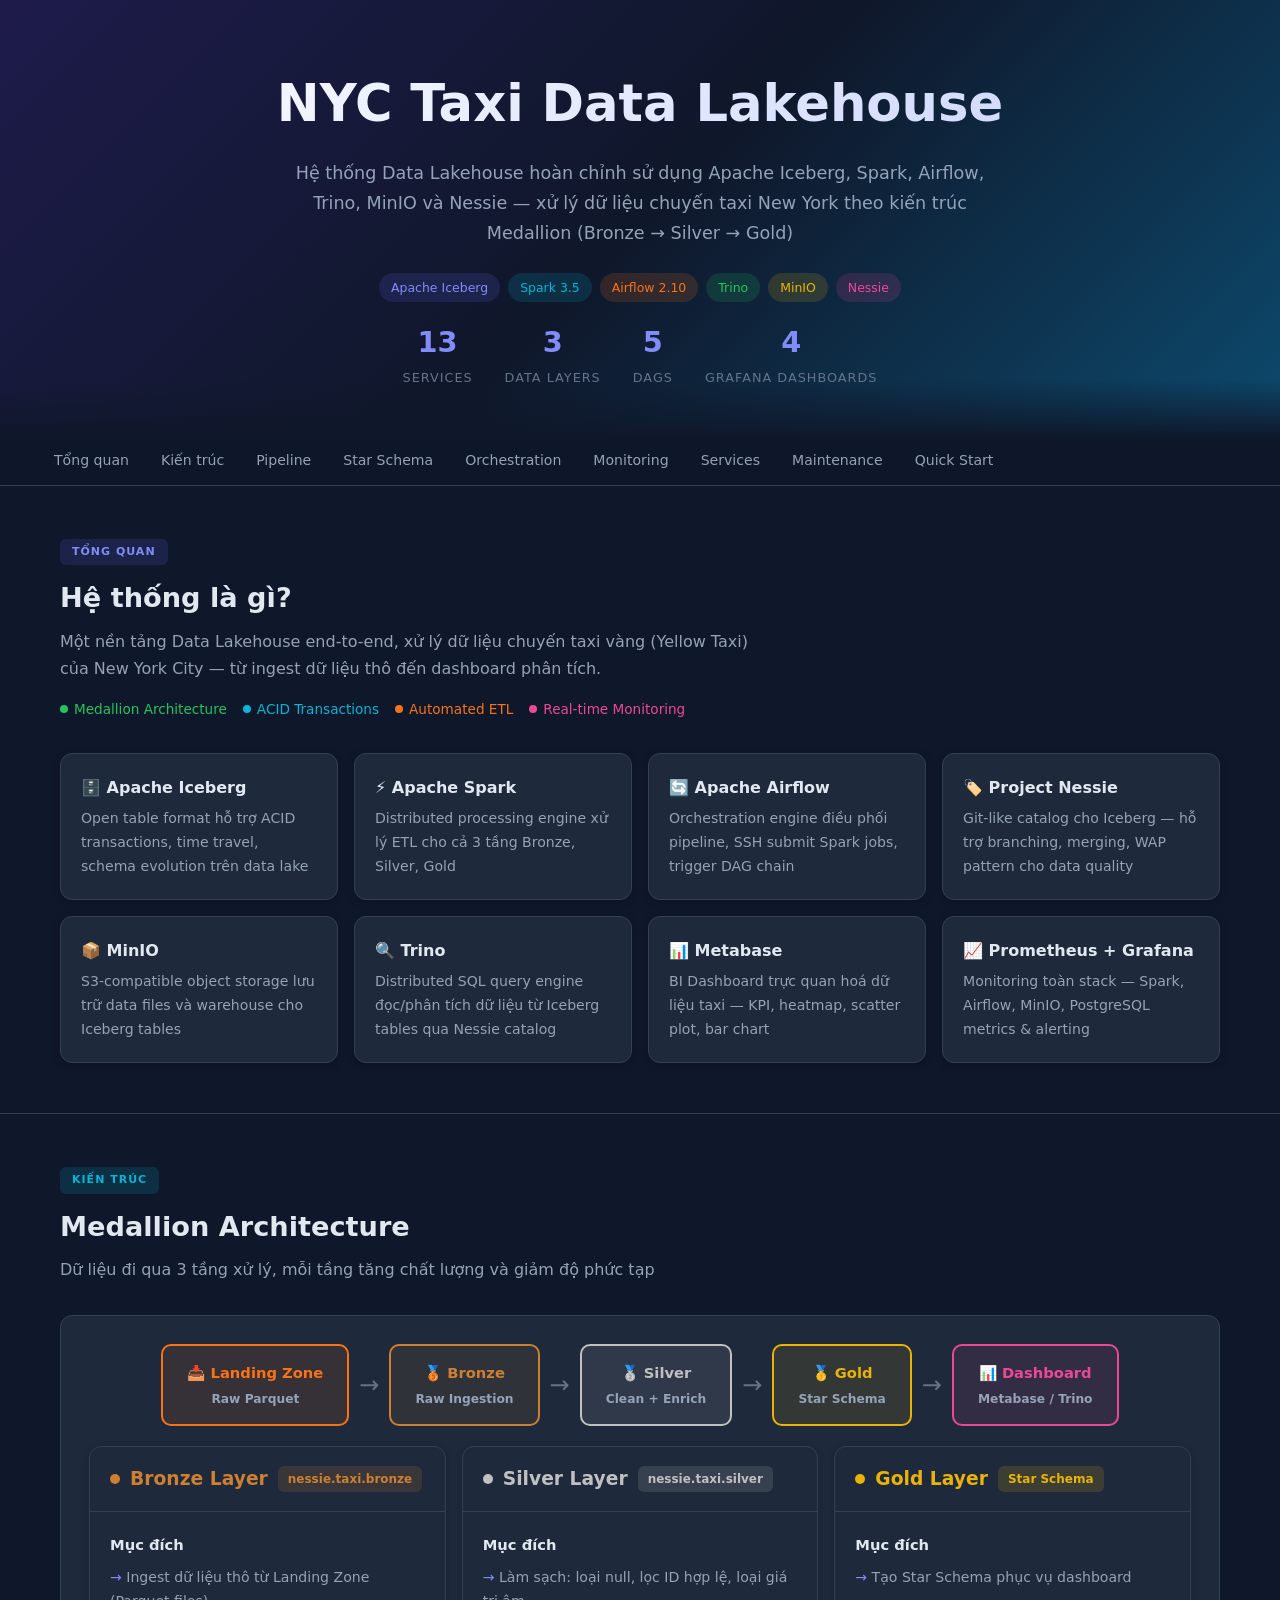
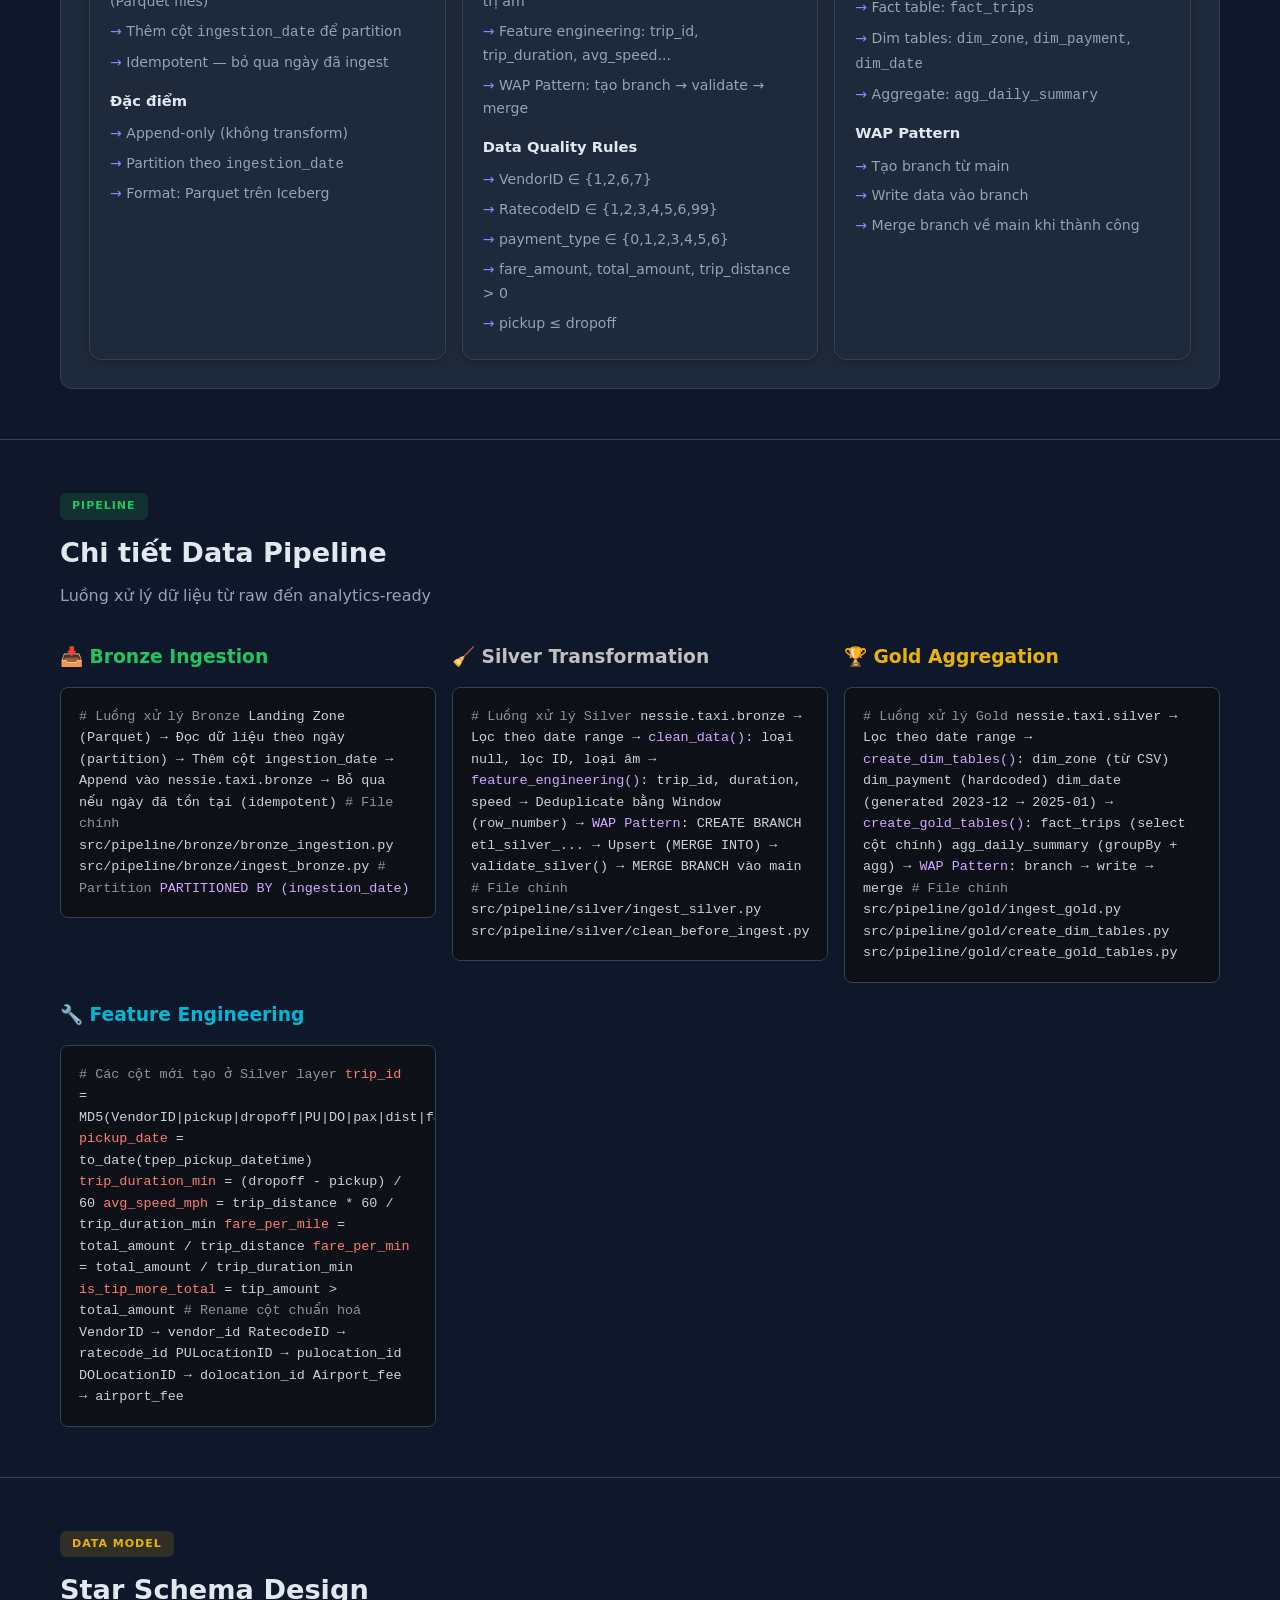
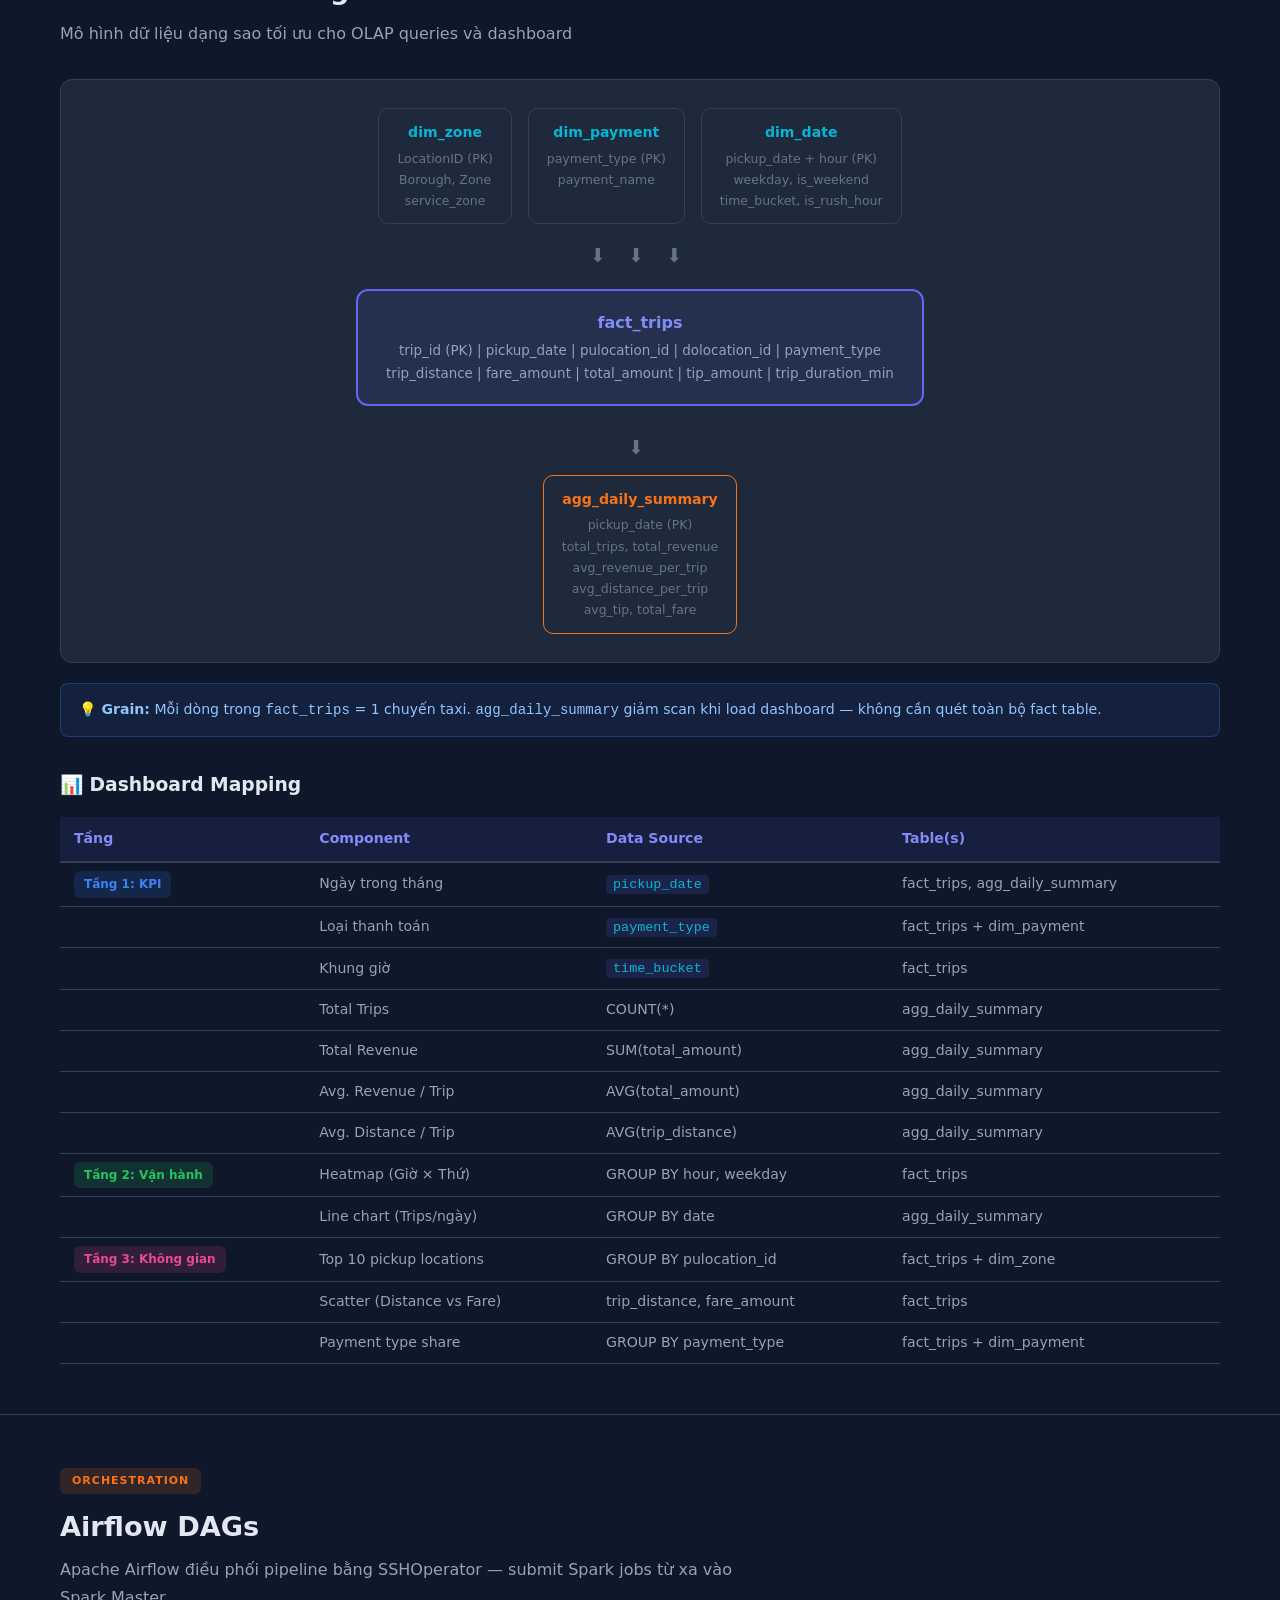
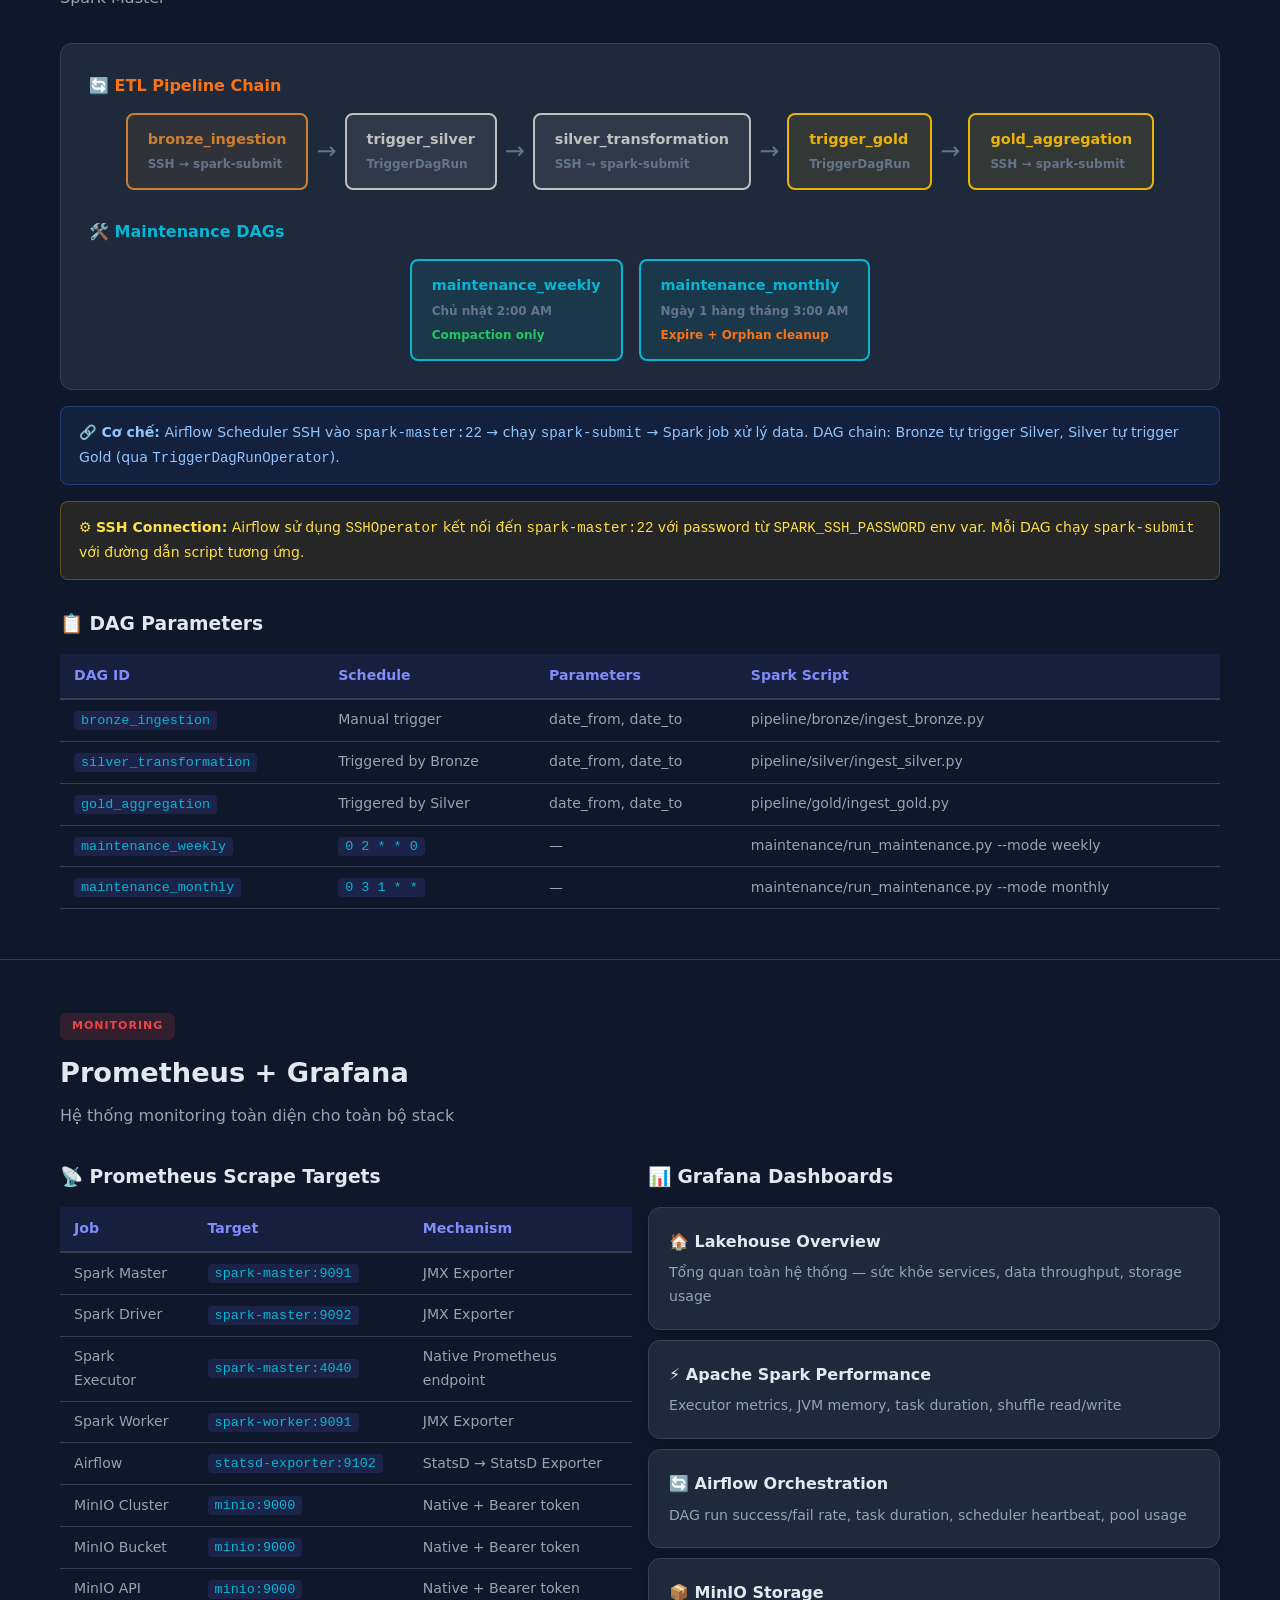
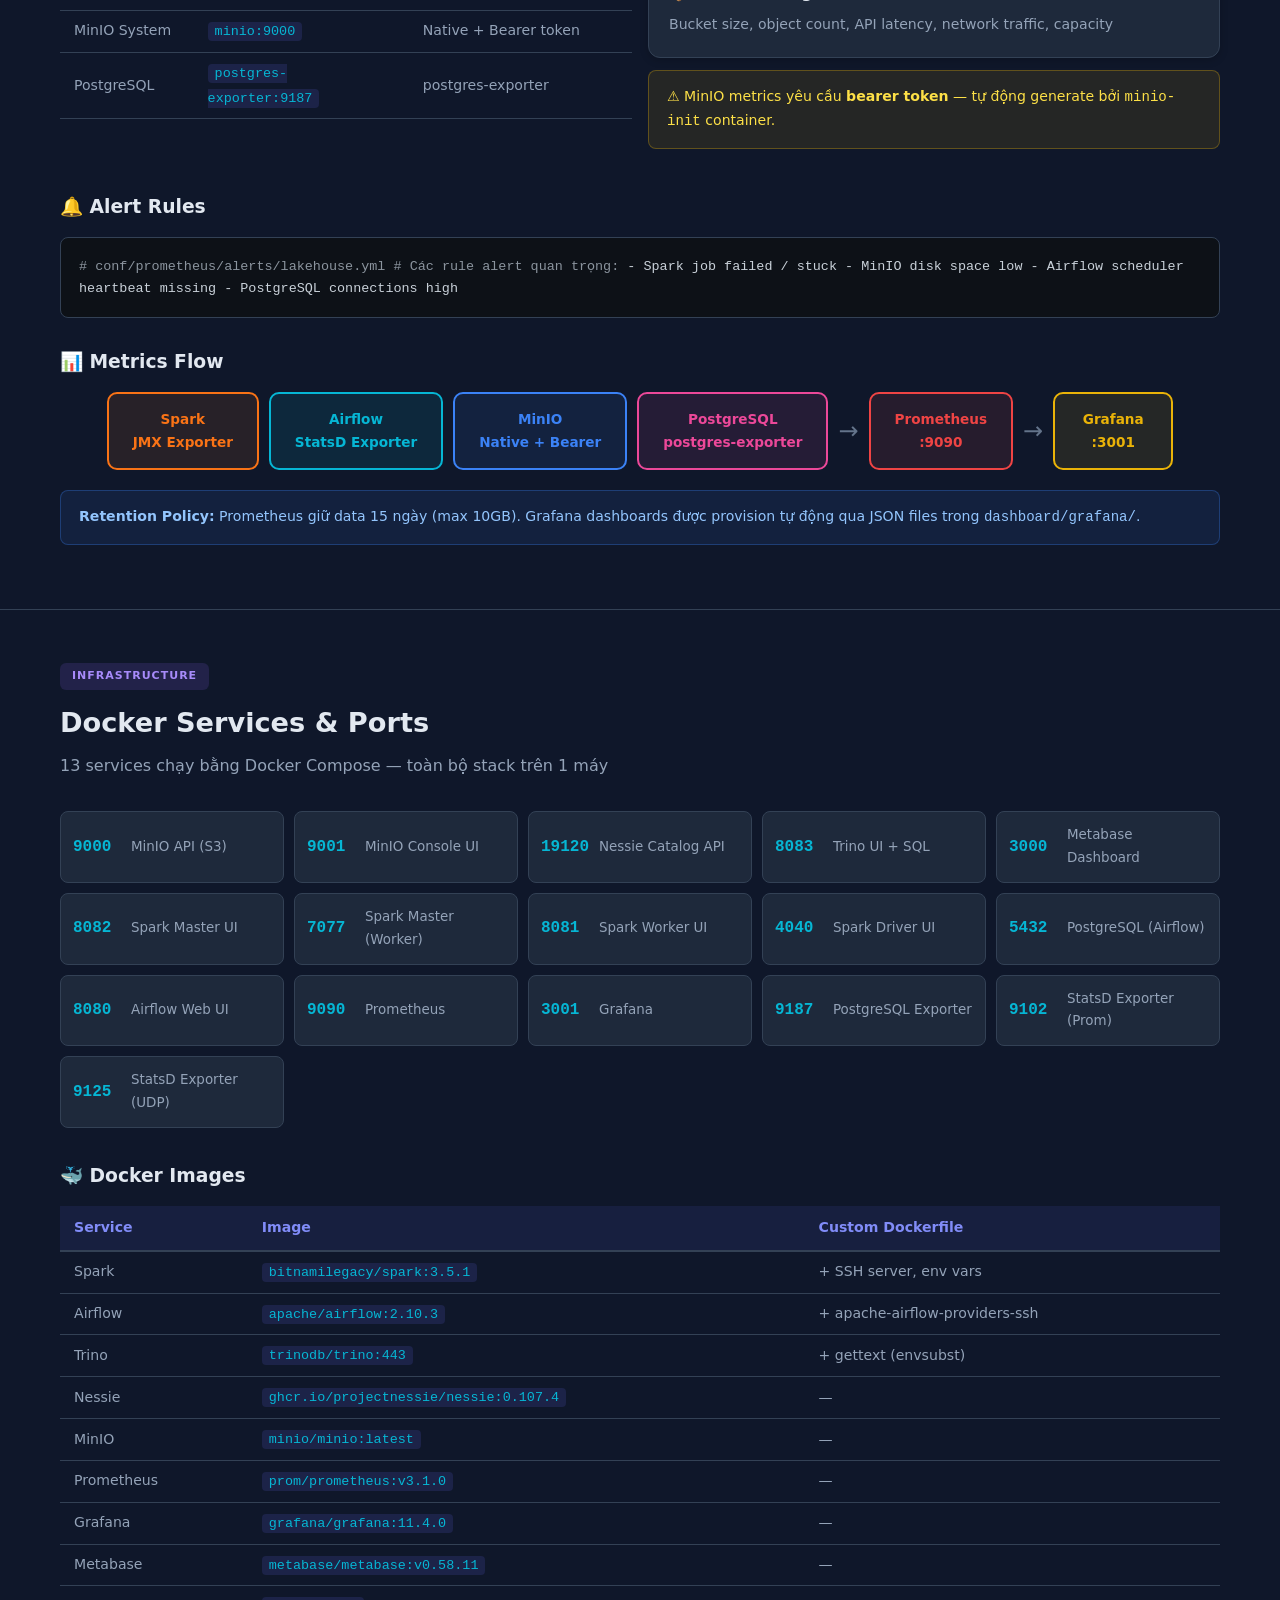
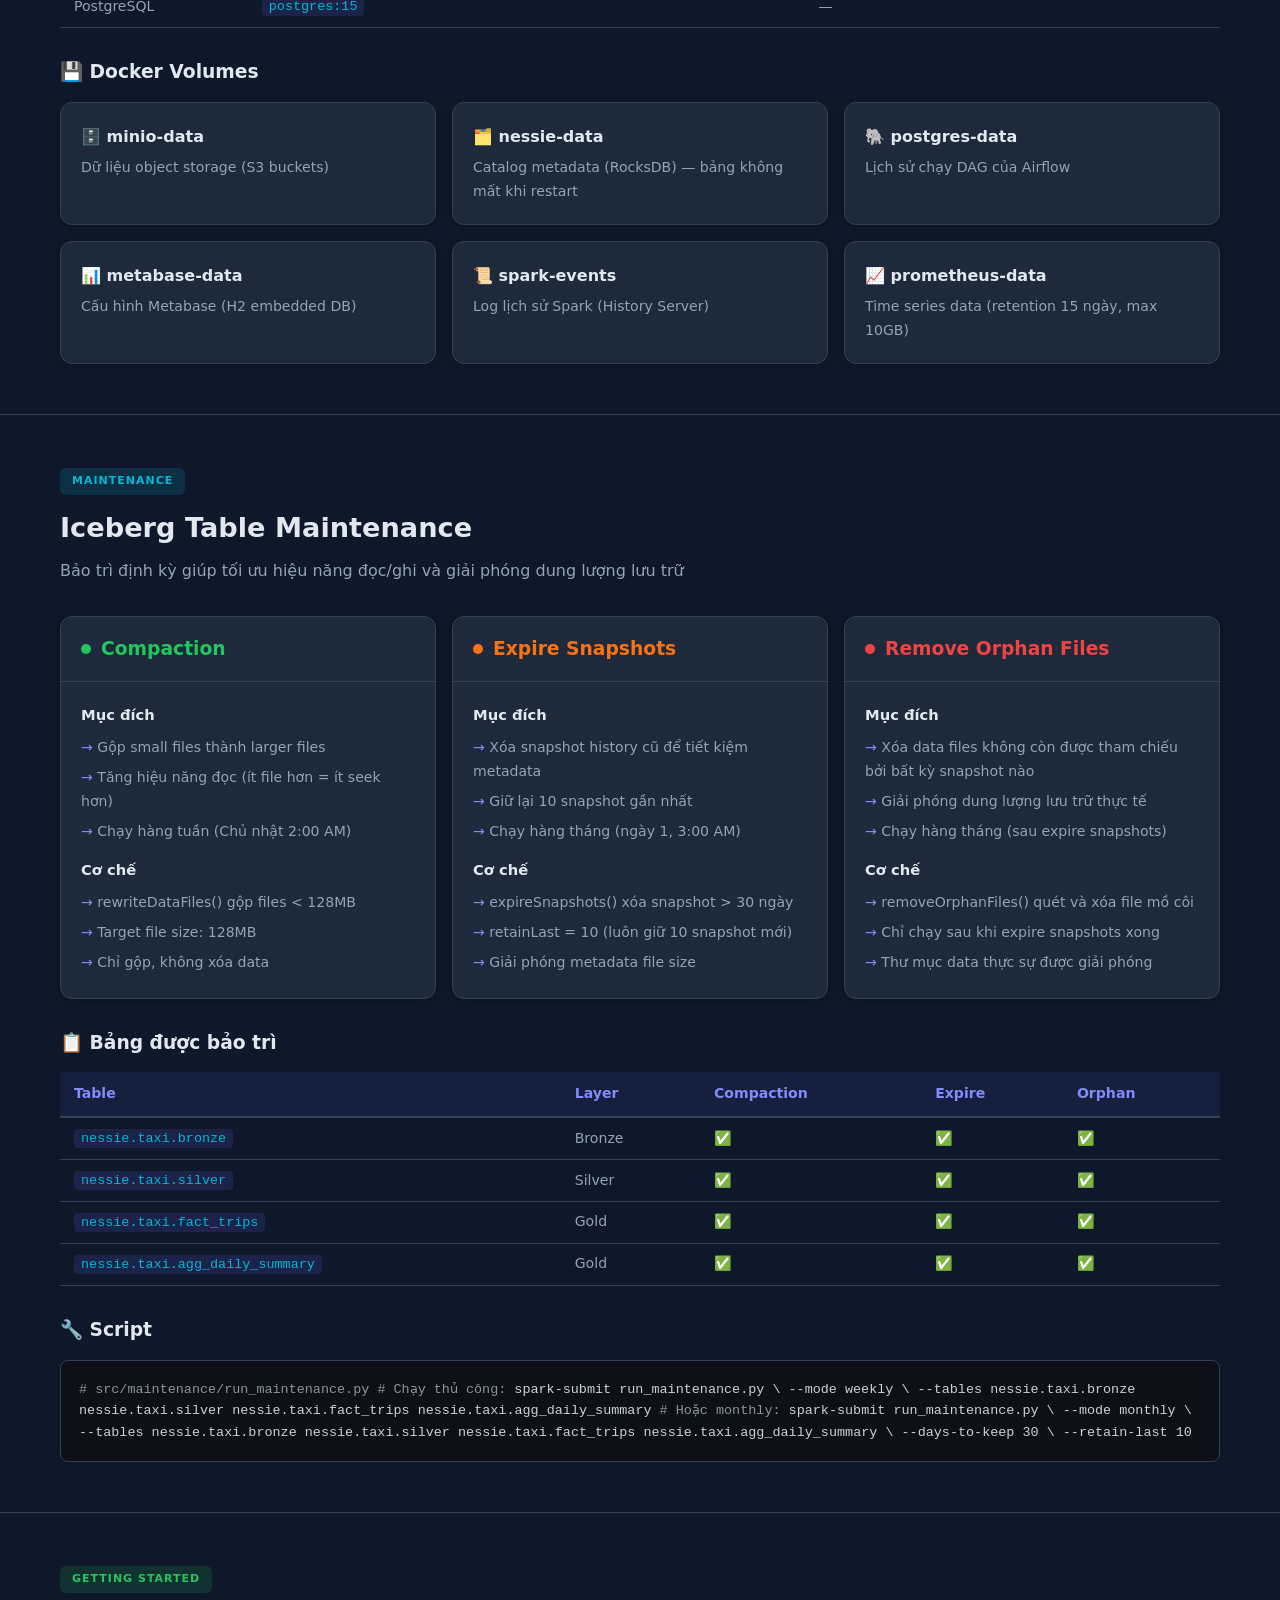
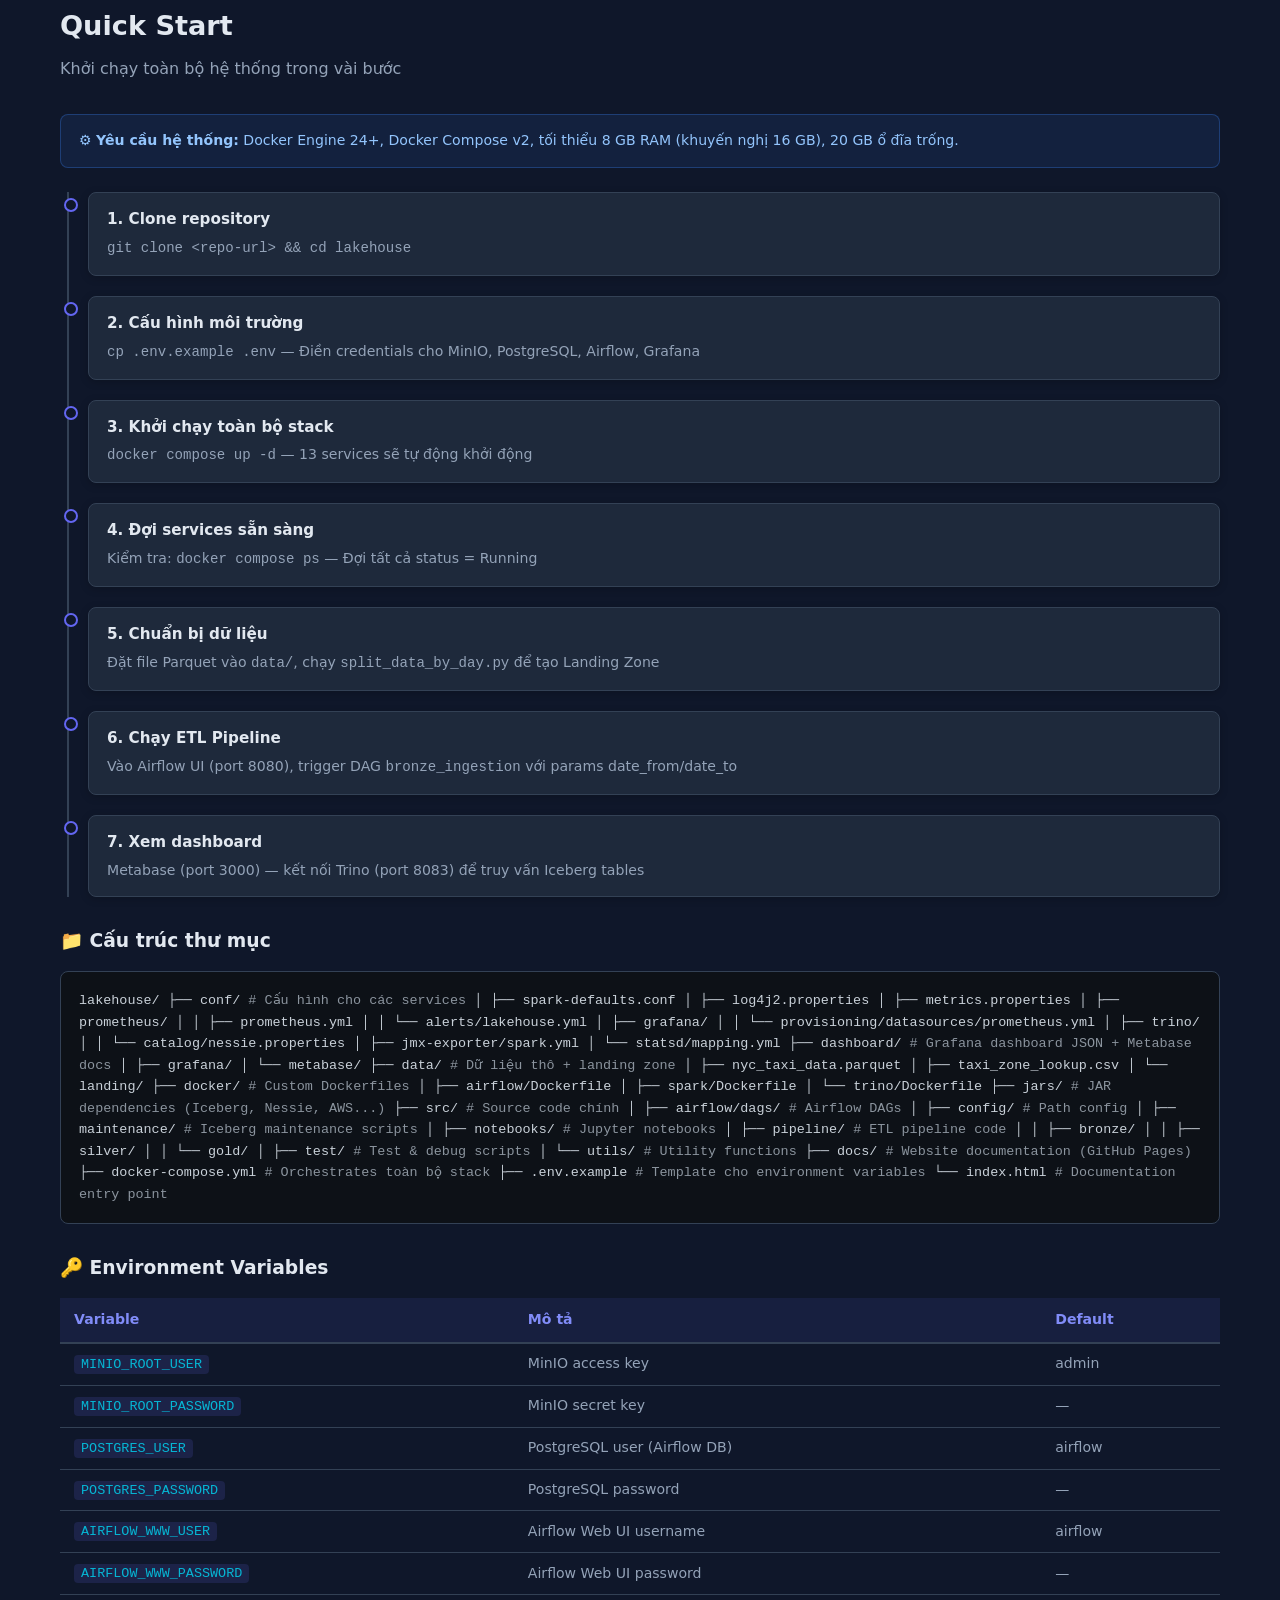
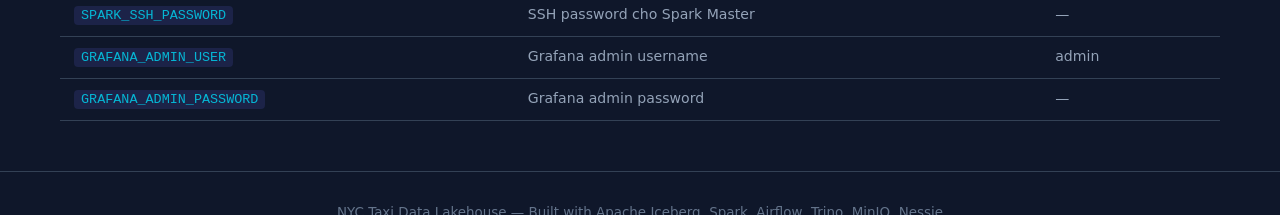
<file: index.html>
<!DOCTYPE html>
<html lang="vi">
<head>
<meta charset="UTF-8">
<meta name="viewport" content="width=device-width, initial-scale=1.0">
<title>NYC Taxi Data Lakehouse - System Documentation</title>
<link rel="stylesheet" href="docs/style.css">
<style>html{scroll-behavior:smooth}</style>
</head>
<body>

<!-- Hero -->
<section class="hero">
<h1>NYC Taxi Data Lakehouse</h1>
<p>Hệ thống Data Lakehouse hoàn chỉnh sử dụng Apache Iceberg, Spark, Airflow, Trino, MinIO và Nessie — xử lý dữ liệu chuyến taxi New York theo kiến trúc Medallion (Bronze → Silver → Gold)</p>
<div style="display:flex;gap:8px;justify-content:center;flex-wrap:wrap;margin-bottom:16px">
<span style="background:rgba(99,102,241,.15);color:#818cf8;padding:4px 12px;border-radius:20px;font-size:.78rem;font-weight:500">Apache Iceberg</span>
<span style="background:rgba(6,182,212,.15);color:#06b6d4;padding:4px 12px;border-radius:20px;font-size:.78rem;font-weight:500">Spark 3.5</span>
<span style="background:rgba(249,115,22,.15);color:#f97316;padding:4px 12px;border-radius:20px;font-size:.78rem;font-weight:500">Airflow 2.10</span>
<span style="background:rgba(34,197,94,.15);color:#22c55e;padding:4px 12px;border-radius:20px;font-size:.78rem;font-weight:500">Trino</span>
<span style="background:rgba(234,179,8,.15);color:#eab308;padding:4px 12px;border-radius:20px;font-size:.78rem;font-weight:500">MinIO</span>
<span style="background:rgba(236,72,153,.15);color:#ec4899;padding:4px 12px;border-radius:20px;font-size:.78rem;font-weight:500">Nessie</span>
</div>
<div class="hero-stats">
<div><div class="n">13</div><div class="l">Services</div></div>
<div><div class="n">3</div><div class="l">Data Layers</div></div>
<div><div class="n">5</div><div class="l">DAGs</div></div>
<div><div class="n">4</div><div class="l">Grafana Dashboards</div></div>
</div>
</section>

<!-- Nav -->
<nav class="sticky-nav">
<div class="nav-inner">
<a href="#overview">Tổng quan</a>
<a href="#architecture">Kiến trúc</a>
<a href="#pipeline">Pipeline</a>
<a href="#star-schema">Star Schema</a>
<a href="#orchestration">Orchestration</a>
<a href="#monitoring">Monitoring</a>
<a href="#services">Services</a>
<a href="#maintenance">Maintenance</a>
<a href="#quickstart">Quick Start</a>
</div>
</nav>

<!-- Content loaded dynamically -->
<div id="content"></div>

<!-- Footer -->
<div class="footer">
<p>NYC Taxi Data Lakehouse — Built with Apache Iceberg, Spark, Airflow, Trino, MinIO, Nessie</p>
</div>

<script>
const sections = [
  'docs/overview.html',
  'docs/architecture.html',
  'docs/pipeline.html',
  'docs/schema.html',
  'docs/orchestration.html',
  'docs/monitoring.html',
  'docs/services.html',
  'docs/maintenance.html',
  'docs/quickstart.html'
];

async function loadContent() {
  const container = document.getElementById('content');
  for (const url of sections) {
    try {
      const resp = await fetch(url);
      const html = await resp.text();
      container.insertAdjacentHTML('beforeend', html);
    } catch (e) {
      console.error('Failed to load:', url, e);
    }
  }
  observeFadeIn();
}

function observeFadeIn() {
  const observer = new IntersectionObserver((entries) => {
    entries.forEach(e => {
      if (e.isIntersecting) {
        e.target.classList.add('visible');
        observer.unobserve(e.target);
      }
    });
  }, { threshold: 0.1 });
  document.querySelectorAll('.fade-in').forEach(el => observer.observe(el));
}

// Active nav link on scroll
function updateNav() {
  const links = document.querySelectorAll('.nav-inner a');
  let current = '';
  document.querySelectorAll('section[id]').forEach(sec => {
    if (window.scrollY >= sec.offsetTop - 120) current = sec.id;
  });
  links.forEach(l => {
    l.classList.toggle('active', l.getAttribute('href') === '#' + current);
  });
}

window.addEventListener('scroll', updateNav);
loadContent();
</script>
<button onclick="window.scrollTo({top:0,behavior:'smooth'})" id="btt" style="position:fixed;bottom:24px;right:24px;width:44px;height:44px;border-radius:50%;border:1px solid rgba(99,102,241,.4);background:rgba(30,41,59,.9);color:#818cf8;font-size:1.3rem;cursor:pointer;opacity:0;transition:.3s;backdrop-filter:blur(8px);z-index:200;display:flex;align-items:center;justify-content:center" title="Back to top">↑</button>
<script>
window.addEventListener('scroll',()=>{
  document.getElementById('btt').style.opacity=window.scrollY>400?'1':'0';
});
</script>
</body>
</html>
</file>
<file: docs/style.css>
:root{--p:#6366f1;--pl:#818cf8;--bg:#0f172a;--card:#1e293b;--card2:#334155;--tx:#e2e8f0;--txm:#94a3b8;--txd:#64748b;--bd:#334155;--g:#22c55e;--b:#3b82f6;--o:#f97316;--pk:#ec4899;--cy:#06b6d4;--y:#eab308;--r:#ef4444}
*{margin:0;padding:0;box-sizing:border-box}
body{font-family:'Segoe UI',system-ui,sans-serif;background:var(--bg);color:var(--tx);line-height:1.7}
.hero{padding:60px 20px 50px;text-align:center;background:linear-gradient(135deg,#1e1b4b,#0f172a 50%,#0c4a6e)}
.hero h1{font-size:clamp(2rem,5vw,3.2rem);font-weight:800;margin-bottom:12px;background:linear-gradient(135deg,#fff,#c7d2fe);-webkit-background-clip:text;-webkit-text-fill-color:transparent;background-clip:text}
.hero p{font-size:1.1rem;color:var(--txm);max-width:700px;margin:0 auto 24px}
.hero-stats{display:flex;justify-content:center;gap:32px;flex-wrap:wrap}
.hero-stats div{text-align:center}
.hero-stats .n{font-size:1.8rem;font-weight:800;color:var(--pl)}
.hero-stats .l{font-size:.8rem;color:var(--txd);text-transform:uppercase;letter-spacing:1px}
.sticky-nav{position:sticky;top:0;z-index:100;background:rgba(15,23,42,.85);backdrop-filter:blur(12px);border-bottom:1px solid var(--bd);padding:0 20px}
.nav-inner{max-width:1200px;margin:0 auto;display:flex;gap:4px;overflow-x:auto;scrollbar-width:none}
.nav-inner::-webkit-scrollbar{display:none}
.nav-inner a{padding:10px 14px;color:var(--txm);text-decoration:none;font-size:.88rem;white-space:nowrap;border-bottom:2px solid transparent;transition:.2s}
.nav-inner a:hover,.nav-inner a.active{color:var(--pl);border-bottom-color:var(--p)}
.ctn{max-width:1200px;margin:0 auto;padding:0 20px}
.sec{padding:50px 0}.sec+.sec{border-top:1px solid var(--bd)}
.sec-h{margin-bottom:32px}
.sec-h .tag{display:inline-block;padding:4px 12px;border-radius:6px;font-size:11px;font-weight:600;text-transform:uppercase;letter-spacing:1px;margin-bottom:10px}
.sec-h h2{font-size:1.7rem;font-weight:700;margin-bottom:6px}
.sec-h p{color:var(--txm);max-width:700px}
.card{background:var(--card);border:1px solid var(--bd);border-radius:12px;padding:20px;transition:.3s}
.card:hover{background:var(--card2);border-color:var(--p);transform:translateY(-2px)}
.card h3{font-size:1rem;margin-bottom:6px}.card p{color:var(--txm);font-size:.88rem}
.g2{display:grid;grid-template-columns:repeat(auto-fit,minmax(340px,1fr));gap:16px}
.g3{display:grid;grid-template-columns:repeat(auto-fit,minmax(280px,1fr));gap:16px}
.g4{display:grid;grid-template-columns:repeat(auto-fit,minmax(250px,1fr));gap:16px}
.arch-box{padding:14px 24px;border-radius:10px;font-weight:600;font-size:.92rem;text-align:center;min-width:120px;border:2px solid}
.arch-arrow{font-size:1.5rem;color:var(--txd)}
.dag-node{padding:12px 20px;border-radius:8px;font-weight:600;font-size:.9rem;border:2px solid}
table.dt{width:100%;border-collapse:collapse;font-size:.88rem}
table.dt th{background:rgba(99,102,241,.1);padding:10px 14px;text-align:left;font-weight:600;color:var(--pl);border-bottom:2px solid var(--bd)}
table.dt td{padding:8px 14px;border-bottom:1px solid var(--bd);color:var(--txm)}
table.dt tr:hover td{background:rgba(99,102,241,.05)}
table.dt code,.code code{background:rgba(99,102,241,.15);padding:2px 7px;border-radius:4px;font-size:.84rem;color:var(--cy)}
.code{background:#0d1117;border:1px solid var(--bd);border-radius:8px;padding:18px;overflow-x:auto;font-family:'Cascadia Code','Fira Code',Consolas,monospace;font-size:.84rem;line-height:1.6;color:#c9d1d9}
.code .cm{color:#8b949e}.code .kw{color:#ff7b72}.code .hi{color:#d2a8ff}
.alert{padding:14px 18px;border-radius:8px;margin:14px 0;font-size:.88rem}
.alert-i{background:rgba(59,130,246,.1);border:1px solid rgba(59,130,246,.3);color:#93c5fd}
.alert-w{background:rgba(234,179,8,.1);border:1px solid rgba(234,179,8,.3);color:#fde047}
.badge{display:inline-block;padding:3px 10px;border-radius:6px;font-size:.75rem;font-weight:600}
.port-grid{display:grid;grid-template-columns:repeat(auto-fill,minmax(200px,1fr));gap:10px}
.port-item{background:var(--card);border:1px solid var(--bd);border-radius:8px;padding:12px;display:flex;align-items:center;gap:10px}
.port-num{font-family:'Cascadia Code',monospace;font-weight:700;font-size:1rem;color:var(--cy);min-width:48px}
.port-lbl{font-size:.84rem;color:var(--txm)}
.layer-card{background:var(--card);border:1px solid var(--bd);border-radius:12px;overflow:hidden}
.layer-card-hd{padding:16px 20px;border-bottom:1px solid var(--bd);display:flex;align-items:center;gap:10px}
.layer-card-hd .dot{width:10px;height:10px;border-radius:50%}
.layer-card-bd{padding:20px}
.layer-card-bd h4{font-size:.92rem;margin-bottom:6px;color:var(--tx)}
.layer-card-bd ul{list-style:none;padding:0}
.layer-card-bd ul li{padding:3px 0;color:var(--txm);font-size:.88rem}
.layer-card-bd ul li::before{content:'→ ';color:var(--pl)}
.schema-ctr{display:inline-block;padding:18px 28px;border:2px solid var(--p);border-radius:12px;background:rgba(99,102,241,.1);margin:16px 0}
.schema-ctr h4{color:var(--pl);margin-bottom:4px}.schema-ctr p{color:var(--txm);font-size:.84rem}
.schema-sat{padding:12px 18px;border:1px solid var(--bd);border-radius:10px;background:var(--card);min-width:130px;text-align:center}
.schema-sat h5{color:var(--cy);font-size:.88rem;margin-bottom:3px}.schema-sat p{color:var(--txd);font-size:.78rem}
.timeline{position:relative;padding-left:28px}
.timeline::before{content:'';position:absolute;left:7px;top:0;bottom:0;width:2px;background:var(--bd)}
.timeline-item{position:relative;margin-bottom:28px}
.timeline-item::before{content:'';position:absolute;left:-25px;top:5px;width:10px;height:10px;border-radius:50%;border:2px solid var(--p);background:var(--bg)}
.timeline-item h4{font-size:.95rem;margin-bottom:3px}
.timeline-item p{color:var(--txm);font-size:.88rem}
.footer{padding:30px 20px;text-align:center;border-top:1px solid var(--bd);color:var(--txd);font-size:.84rem}
@media(max-width:768px){.hero{padding:40px 16px 30px}.sec{padding:30px 0}.g2,.g3,.g4{grid-template-columns:1fr}}
.fade-in{opacity:0;transform:translateY(16px);transition:opacity .5s,transform .5s}
.fade-in.visible{opacity:1;transform:translateY(0)}
.card{box-shadow:0 2px 8px rgba(0,0,0,.2)}
.card:hover{box-shadow:0 8px 24px rgba(99,102,241,.15)}
.layer-card{box-shadow:0 2px 8px rgba(0,0,0,.2);transition:.3s}
.layer-card:hover{border-color:var(--p);transform:translateY(-2px);box-shadow:0 8px 24px rgba(99,102,241,.15)}
.port-item{transition:.3s}
.port-item:hover{border-color:var(--cy);background:rgba(6,182,212,.05);transform:translateY(-1px)}
.arch-box{transition:.3s}
.arch-box:hover{transform:scale(1.05)}
.dag-node{transition:.3s}
.dag-node:hover{transform:scale(1.05)}
.timeline-item{transition:.3s;padding:12px 16px;border-radius:8px}
.timeline-item:hover{background:rgba(99,102,241,.05)}
.schema-sat{transition:.3s}
.schema-sat:hover{border-color:var(--cy);transform:translateY(-2px)}
.schema-ctr{transition:.3s}
.schema-ctr:hover{transform:scale(1.02)}
table.dt tr{transition:.2s}
.alert{transition:.3s}
.alert:hover{transform:translateX(4px)}
.hero{position:relative;overflow:hidden}
.hero::after{content:'';position:absolute;bottom:0;left:0;right:0;height:60px;background:linear-gradient(transparent,var(--bg))}
.code{transition:.3s}
.code:hover{border-color:var(--p)}
</file>
